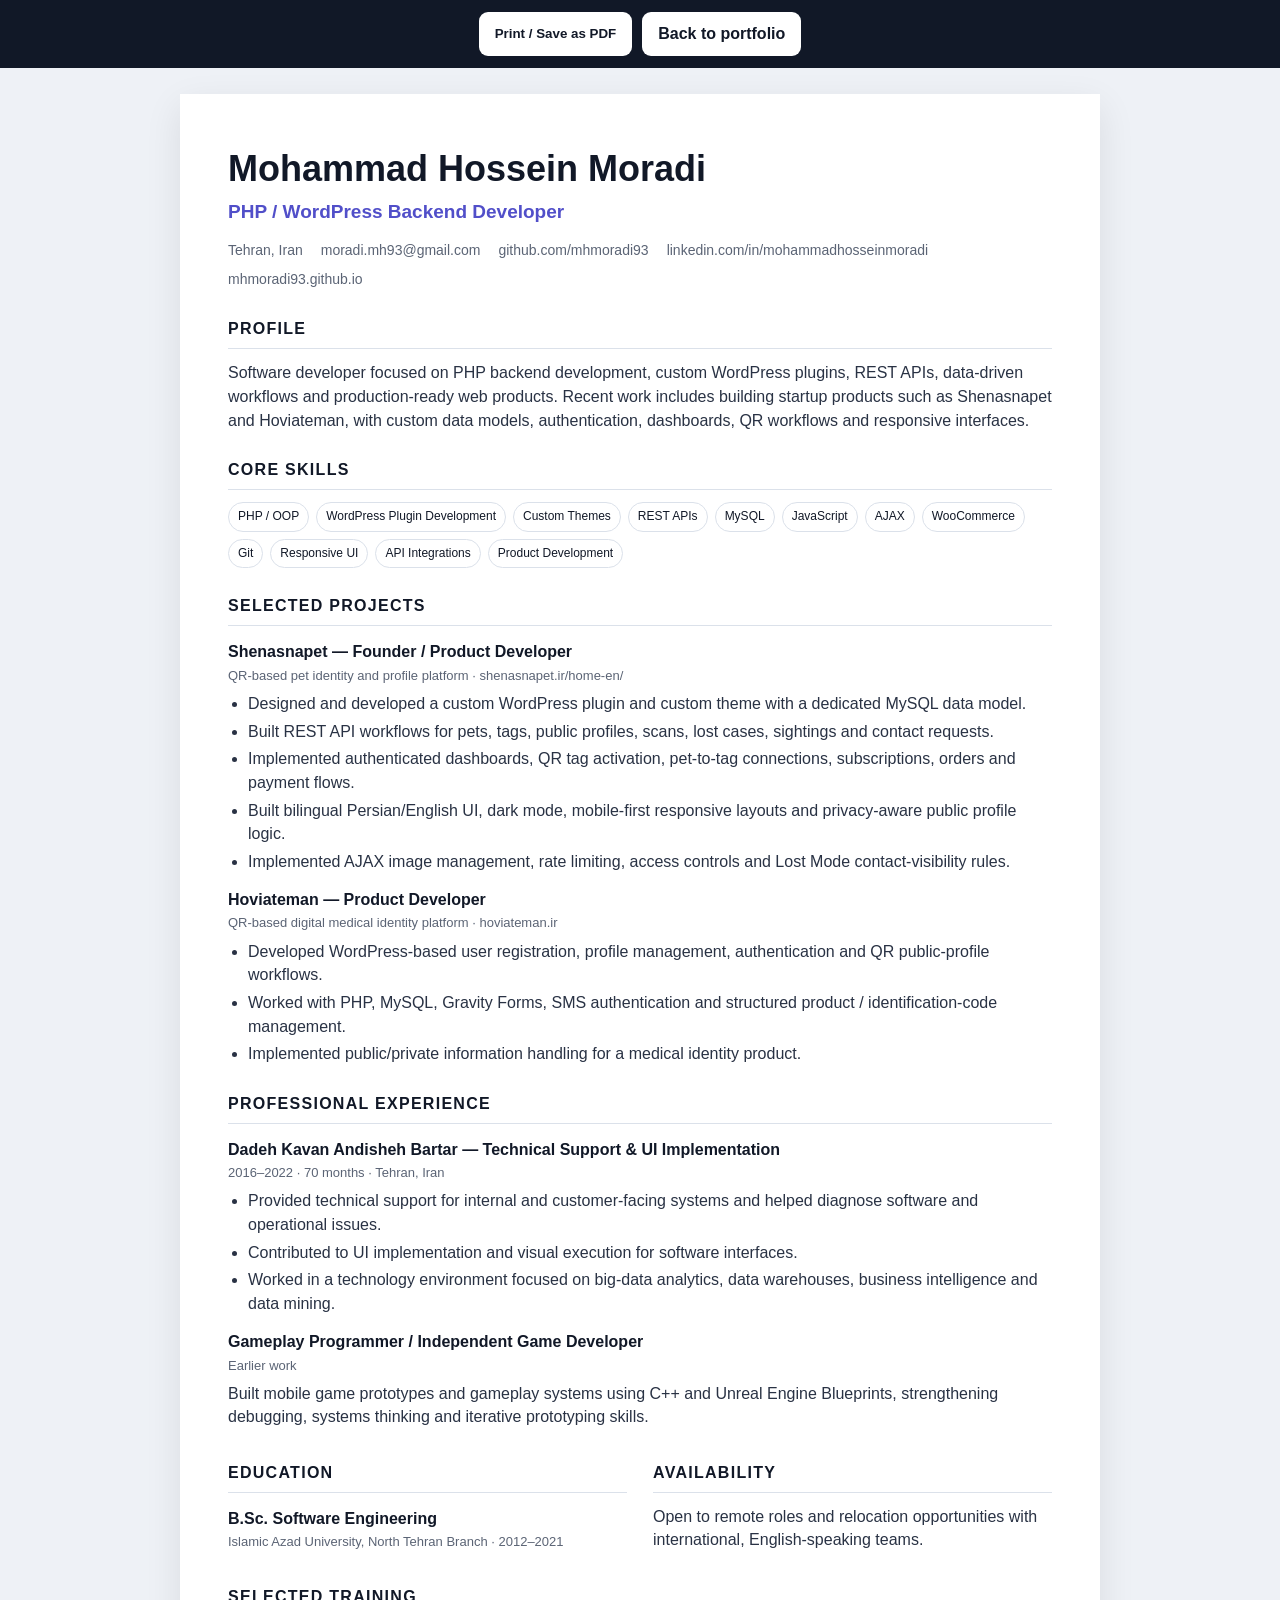
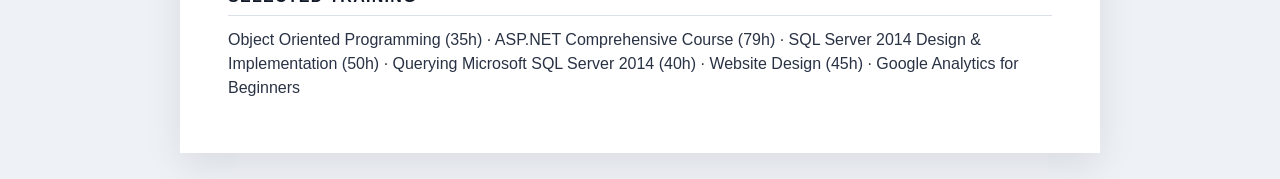
<file: cv.html>
<!doctype html>
<html lang="en">
<head>
  <meta charset="utf-8">
  <meta name="viewport" content="width=device-width, initial-scale=1">
  <title>Mohammad Hossein Moradi — CV</title>
  <style>
    :root{--ink:#111827;--muted:#5b6475;--line:#dbe1ea;--accent:#514fc9}
    *{box-sizing:border-box}
    body{margin:0;background:#eef1f6;color:var(--ink);font-family:Inter,Arial,sans-serif;line-height:1.48}
    .toolbar{position:sticky;top:0;display:flex;justify-content:center;gap:10px;padding:12px;background:#111827;z-index:2}
    .toolbar a,.toolbar button{border:0;border-radius:9px;padding:10px 16px;font-weight:700;cursor:pointer;text-decoration:none;background:white;color:#111827}
    .page{width:min(920px,calc(100% - 28px));margin:26px auto;background:white;box-shadow:0 12px 35px rgba(0,0,0,.09);padding:48px}
    h1{font-size:36px;margin:0 0 3px}.role{font-size:19px;color:var(--accent);font-weight:750}
    .contact{display:flex;flex-wrap:wrap;gap:8px 18px;margin:14px 0 28px;color:var(--muted);font-size:14px}
    h2{font-size:16px;text-transform:uppercase;letter-spacing:.08em;border-bottom:1px solid var(--line);padding-bottom:7px;margin:26px 0 12px}
    h3{font-size:16px;margin:14px 0 2px}.meta{color:var(--muted);font-size:13px;margin-bottom:7px}
    p{margin:6px 0;color:#293244}ul{margin:7px 0 0;padding-left:20px;color:#293244}li{margin:4px 0}
    .skills{display:flex;flex-wrap:wrap;gap:7px}.skills span{border:1px solid var(--line);border-radius:999px;padding:5px 9px;font-size:12px}
    .grid{display:grid;grid-template-columns:1fr 1fr;gap:26px}
    @media(max-width:680px){.page{padding:27px}.grid{grid-template-columns:1fr}}
    @media print{body{background:white}.toolbar{display:none}.page{width:100%;margin:0;box-shadow:none;padding:15mm}.break{break-before:page}}
  </style>
</head>
<body>
  <div class="toolbar">
    <button onclick="window.print()">Print / Save as PDF</button>
    <a href="index.html">Back to portfolio</a>
  </div>
  <main class="page">
    <h1>Mohammad Hossein Moradi</h1>
    <div class="role">PHP / WordPress Backend Developer</div>
    <div class="contact">
      <span>Tehran, Iran</span><span>moradi.mh93@gmail.com</span>
      <span>github.com/mhmoradi93</span><span>linkedin.com/in/mohammadhosseinmoradi</span><span>mhmoradi93.github.io</span>
    </div>

    <h2>Profile</h2>
    <p>Software developer focused on PHP backend development, custom WordPress plugins, REST APIs, data-driven workflows and production-ready web products. Recent work includes building startup products such as Shenasnapet and Hoviateman, with custom data models, authentication, dashboards, QR workflows and responsive interfaces.</p>

    <h2>Core Skills</h2>
    <div class="skills"><span>PHP / OOP</span><span>WordPress Plugin Development</span><span>Custom Themes</span><span>REST APIs</span><span>MySQL</span><span>JavaScript</span><span>AJAX</span><span>WooCommerce</span><span>Git</span><span>Responsive UI</span><span>API Integrations</span><span>Product Development</span></div>

    <h2>Selected Projects</h2>
    <h3>Shenasnapet — Founder / Product Developer</h3>
    <div class="meta">QR-based pet identity and profile platform · shenasnapet.ir/home-en/</div>
    <ul>
      <li>Designed and developed a custom WordPress plugin and custom theme with a dedicated MySQL data model.</li>
      <li>Built REST API workflows for pets, tags, public profiles, scans, lost cases, sightings and contact requests.</li>
      <li>Implemented authenticated dashboards, QR tag activation, pet-to-tag connections, subscriptions, orders and payment flows.</li>
      <li>Built bilingual Persian/English UI, dark mode, mobile-first responsive layouts and privacy-aware public profile logic.</li>
      <li>Implemented AJAX image management, rate limiting, access controls and Lost Mode contact-visibility rules.</li>
    </ul>

    <h3>Hoviateman — Product Developer</h3>
    <div class="meta">QR-based digital medical identity platform · hoviateman.ir</div>
    <ul>
      <li>Developed WordPress-based user registration, profile management, authentication and QR public-profile workflows.</li>
      <li>Worked with PHP, MySQL, Gravity Forms, SMS authentication and structured product / identification-code management.</li>
      <li>Implemented public/private information handling for a medical identity product.</li>
    </ul>

    <h2>Professional Experience</h2>
    <h3>Dadeh Kavan Andisheh Bartar — Technical Support & UI Implementation</h3>
    <div class="meta">2016–2022 · 70 months · Tehran, Iran</div>
    <ul>
      <li>Provided technical support for internal and customer-facing systems and helped diagnose software and operational issues.</li>
      <li>Contributed to UI implementation and visual execution for software interfaces.</li>
      <li>Worked in a technology environment focused on big-data analytics, data warehouses, business intelligence and data mining.</li>
    </ul>

    <h3>Gameplay Programmer / Independent Game Developer</h3>
    <div class="meta">Earlier work</div>
    <p>Built mobile game prototypes and gameplay systems using C++ and Unreal Engine Blueprints, strengthening debugging, systems thinking and iterative prototyping skills.</p>

    <div class="grid">
      <section>
        <h2>Education</h2>
        <h3>B.Sc. Software Engineering</h3>
        <div class="meta">Islamic Azad University, North Tehran Branch · 2012–2021</div>
      </section>
      <section>
        <h2>Availability</h2>
        <p>Open to remote roles and relocation opportunities with international, English-speaking teams.</p>
      </section>
    </div>

    <h2>Selected Training</h2>
    <p>Object Oriented Programming (35h) · ASP.NET Comprehensive Course (79h) · SQL Server 2014 Design & Implementation (50h) · Querying Microsoft SQL Server 2014 (40h) · Website Design (45h) · Google Analytics for Beginners</p>
  </main>
</body>
</html>
</file>
